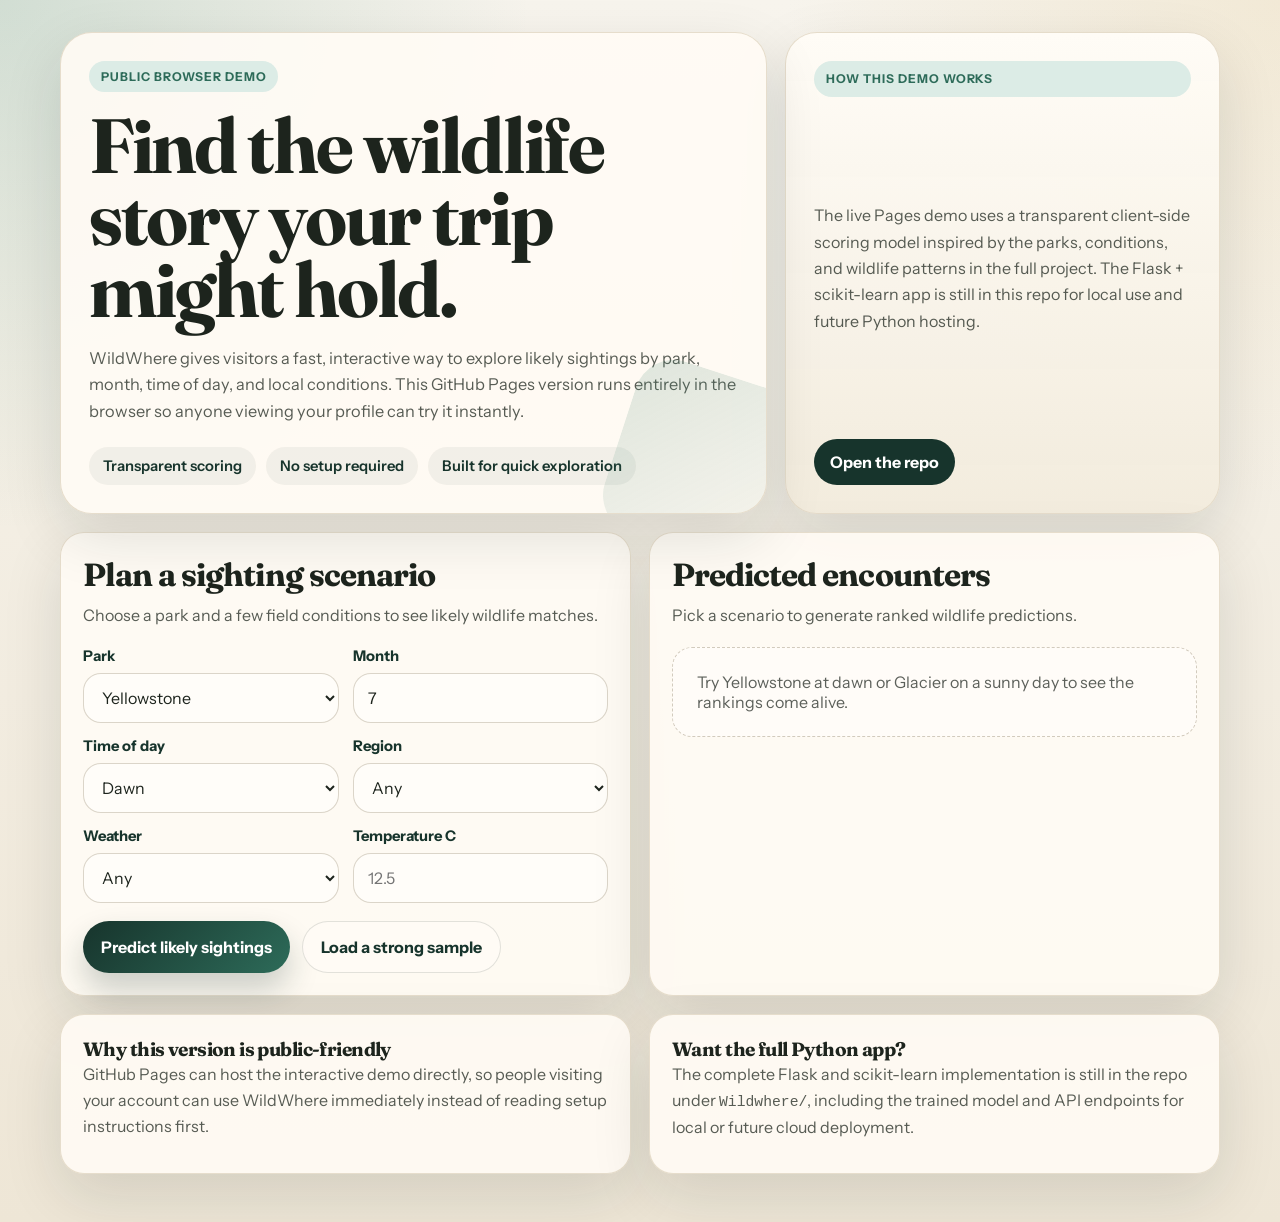
<file: docs/index.html>
<!doctype html>
<html lang="en">
<head>
  <meta charset="utf-8" />
  <meta name="viewport" content="width=device-width, initial-scale=1" />
  <title>WildWhere Demo</title>
  <meta
    name="description"
    content="A public browser demo for exploring likely wildlife sightings by park, season, and time of day."
  />
  <link rel="preconnect" href="https://fonts.googleapis.com" />
  <link rel="preconnect" href="https://fonts.gstatic.com" crossorigin />
  <link
    href="https://fonts.googleapis.com/css2?family=Fraunces:wght@500;700&family=Instrument+Sans:wght@400;500;600;700&display=swap"
    rel="stylesheet"
  />
  <link rel="stylesheet" href="./styles.css" />
</head>
<body>
  <main class="page-shell">
    <section class="hero">
      <div class="hero-copy">
        <span class="hero-kicker">Public browser demo</span>
        <h1>Find the wildlife story your trip might hold.</h1>
        <p class="hero-text">
          WildWhere gives visitors a fast, interactive way to explore likely sightings by park, month,
          time of day, and local conditions. This GitHub Pages version runs entirely in the browser so
          anyone viewing your profile can try it instantly.
        </p>
        <div class="hero-notes">
          <span>Transparent scoring</span>
          <span>No setup required</span>
          <span>Built for quick exploration</span>
        </div>
      </div>
      <div class="hero-card">
        <p class="eyebrow">How this demo works</p>
        <p>
          The live Pages demo uses a transparent client-side scoring model inspired by the parks,
          conditions, and wildlife patterns in the full project. The Flask + scikit-learn app is still in
          this repo for local use and future Python hosting.
        </p>
        <a class="hero-link" href="https://github.com/ymbawa26/WildWhere">Open the repo</a>
      </div>
    </section>

    <section class="workspace">
      <form class="panel form-panel" id="predict-form">
        <div class="panel-header">
          <h2>Plan a sighting scenario</h2>
          <p>Choose a park and a few field conditions to see likely wildlife matches.</p>
        </div>

        <div class="field-grid">
          <label class="field">
            <span>Park</span>
            <select id="park" name="park">
              <option value="Yellowstone">Yellowstone</option>
              <option value="Glacier">Glacier</option>
              <option value="Grand Teton">Grand Teton</option>
              <option value="Olympic">Olympic</option>
              <option value="Mount Rainier">Mount Rainier</option>
            </select>
          </label>

          <label class="field">
            <span>Month</span>
            <input id="month" name="month" type="number" min="1" max="12" value="7" />
          </label>

          <label class="field">
            <span>Time of day</span>
            <select id="time_of_day" name="time_of_day">
              <option value="dawn">Dawn</option>
              <option value="day">Day</option>
              <option value="dusk">Dusk</option>
              <option value="night">Night</option>
            </select>
          </label>

          <label class="field">
            <span>Region</span>
            <select id="region" name="region">
              <option value="">Any</option>
              <option value="north">North</option>
              <option value="south">South</option>
              <option value="east">East</option>
              <option value="west">West</option>
            </select>
          </label>

          <label class="field">
            <span>Weather</span>
            <select id="weather" name="weather">
              <option value="">Any</option>
              <option value="sunny">Sunny</option>
              <option value="cloudy">Cloudy</option>
              <option value="rainy">Rainy</option>
            </select>
          </label>

          <label class="field">
            <span>Temperature C</span>
            <input id="temp_c" name="temp_c" type="number" step="0.5" placeholder="12.5" />
          </label>
        </div>

        <div class="actions">
          <button class="primary-button" type="submit">Predict likely sightings</button>
          <button class="ghost-button" id="load-sample" type="button">Load a strong sample</button>
        </div>
      </form>

      <section class="panel results-panel" aria-live="polite">
        <div class="panel-header">
          <h2>Predicted encounters</h2>
          <p id="summary-text">Pick a scenario to generate ranked wildlife predictions.</p>
        </div>

        <div class="results-list" id="results"></div>
      </section>
    </section>

    <section class="footnotes">
      <article class="panel info-card">
        <h3>Why this version is public-friendly</h3>
        <p>
          GitHub Pages can host the interactive demo directly, so people visiting your account can use
          WildWhere immediately instead of reading setup instructions first.
        </p>
      </article>
      <article class="panel info-card">
        <h3>Want the full Python app?</h3>
        <p>
          The complete Flask and scikit-learn implementation is still in the repo under
          <code>Wildwhere/</code>, including the trained model and API endpoints for local or future cloud
          deployment.
        </p>
      </article>
    </section>
  </main>

  <script src="./script.js"></script>
</body>
</html>
</file>
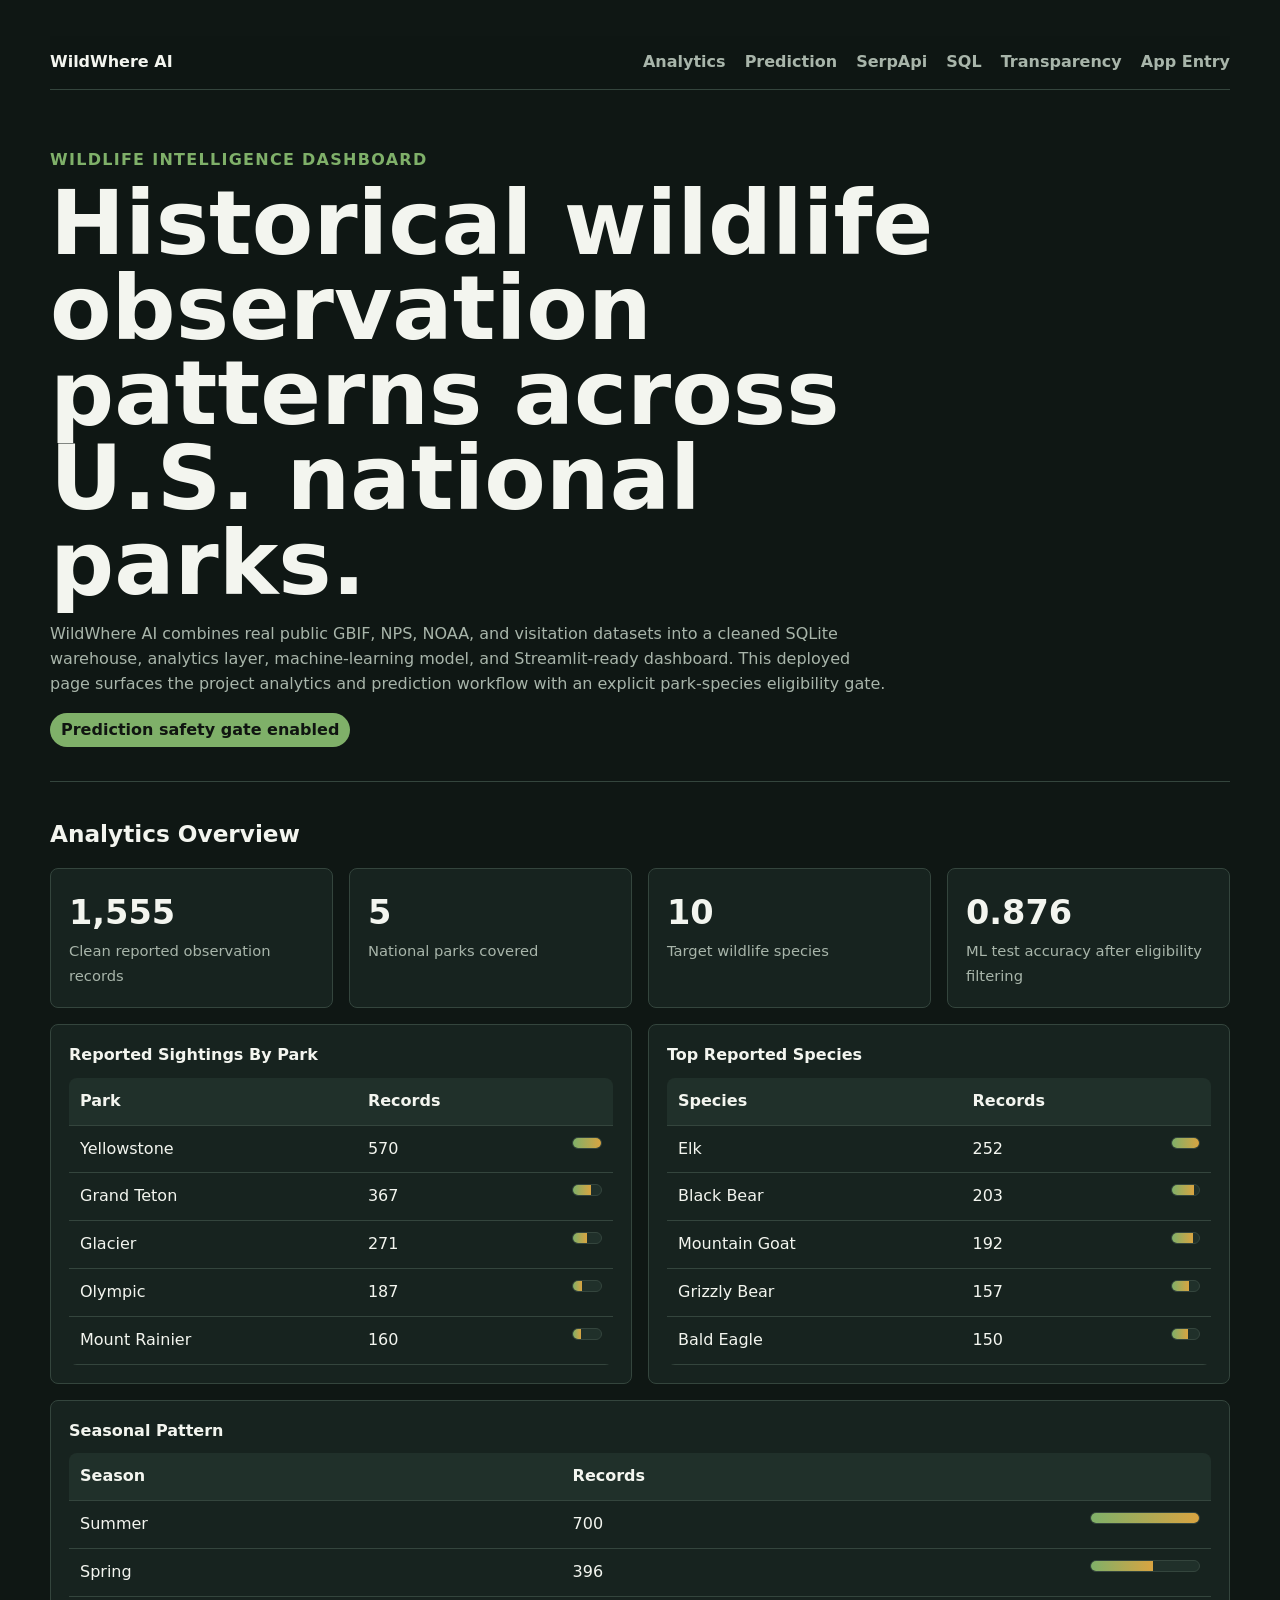
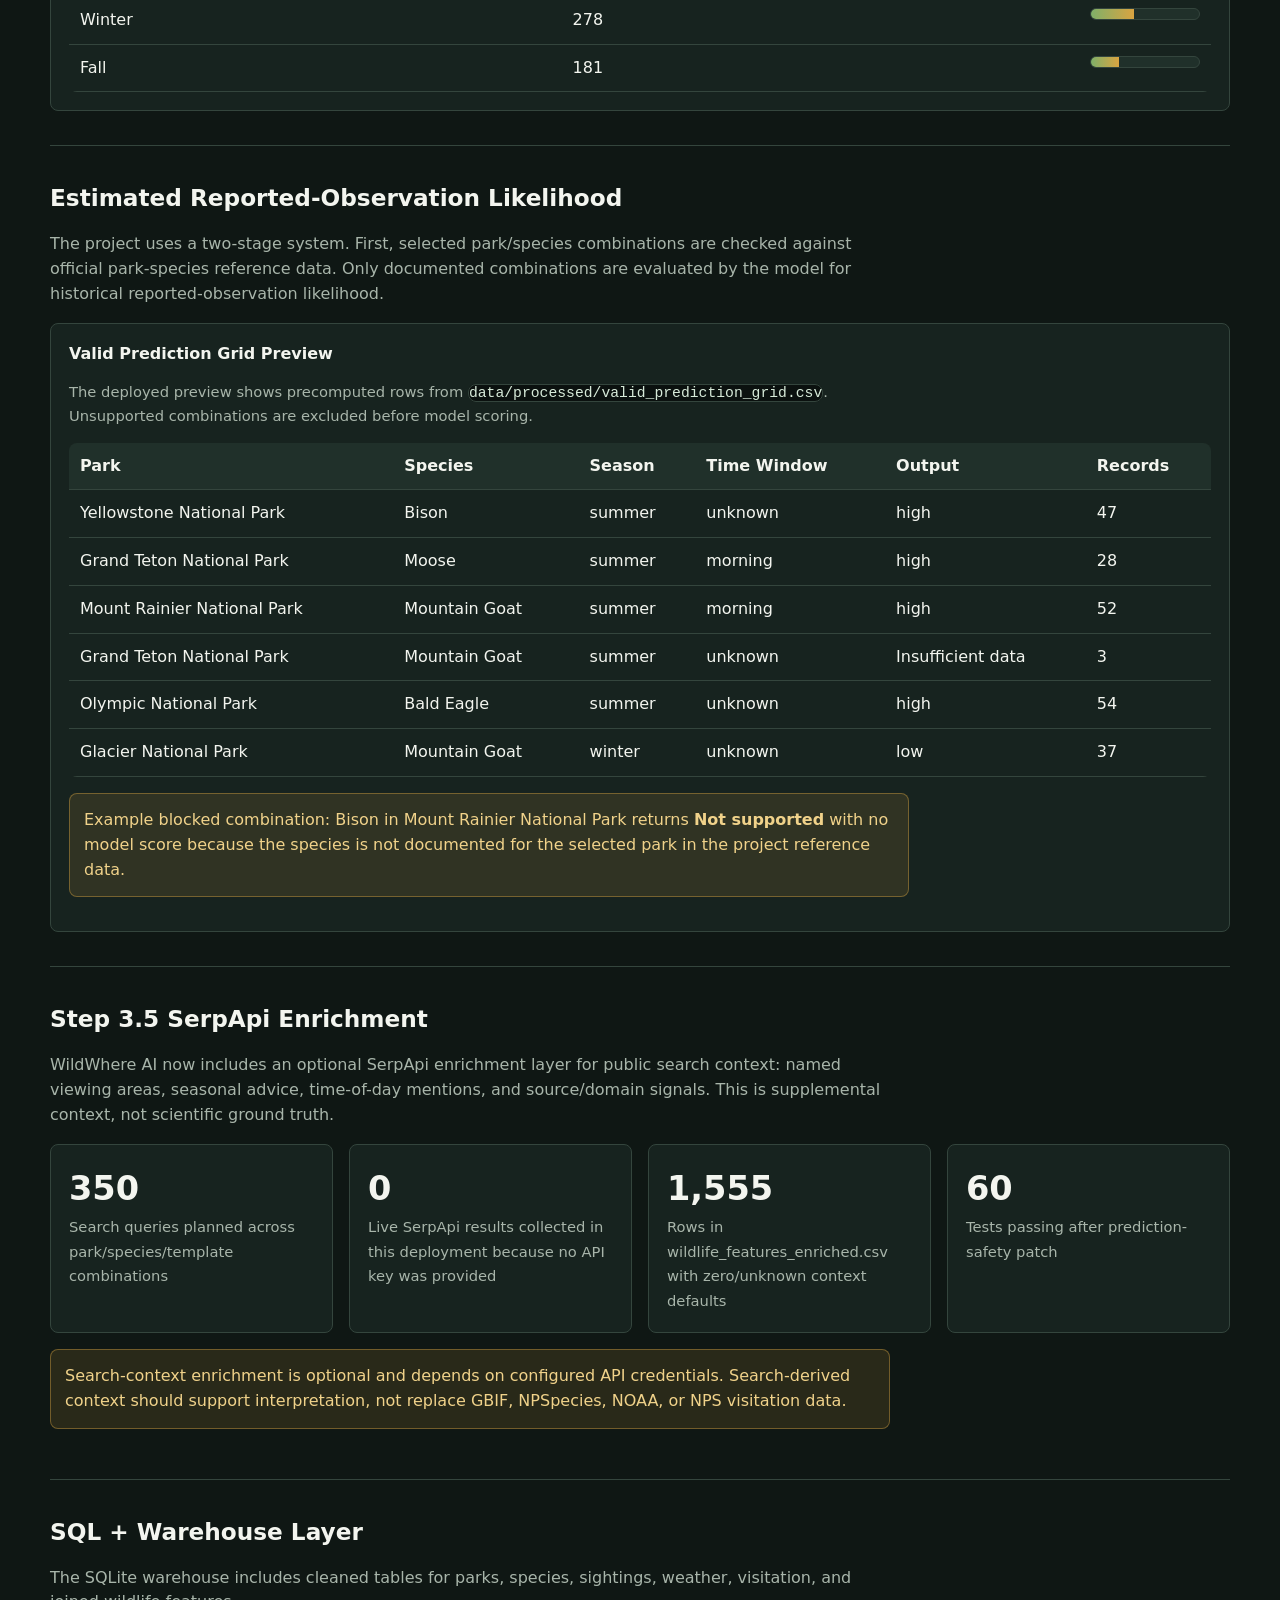
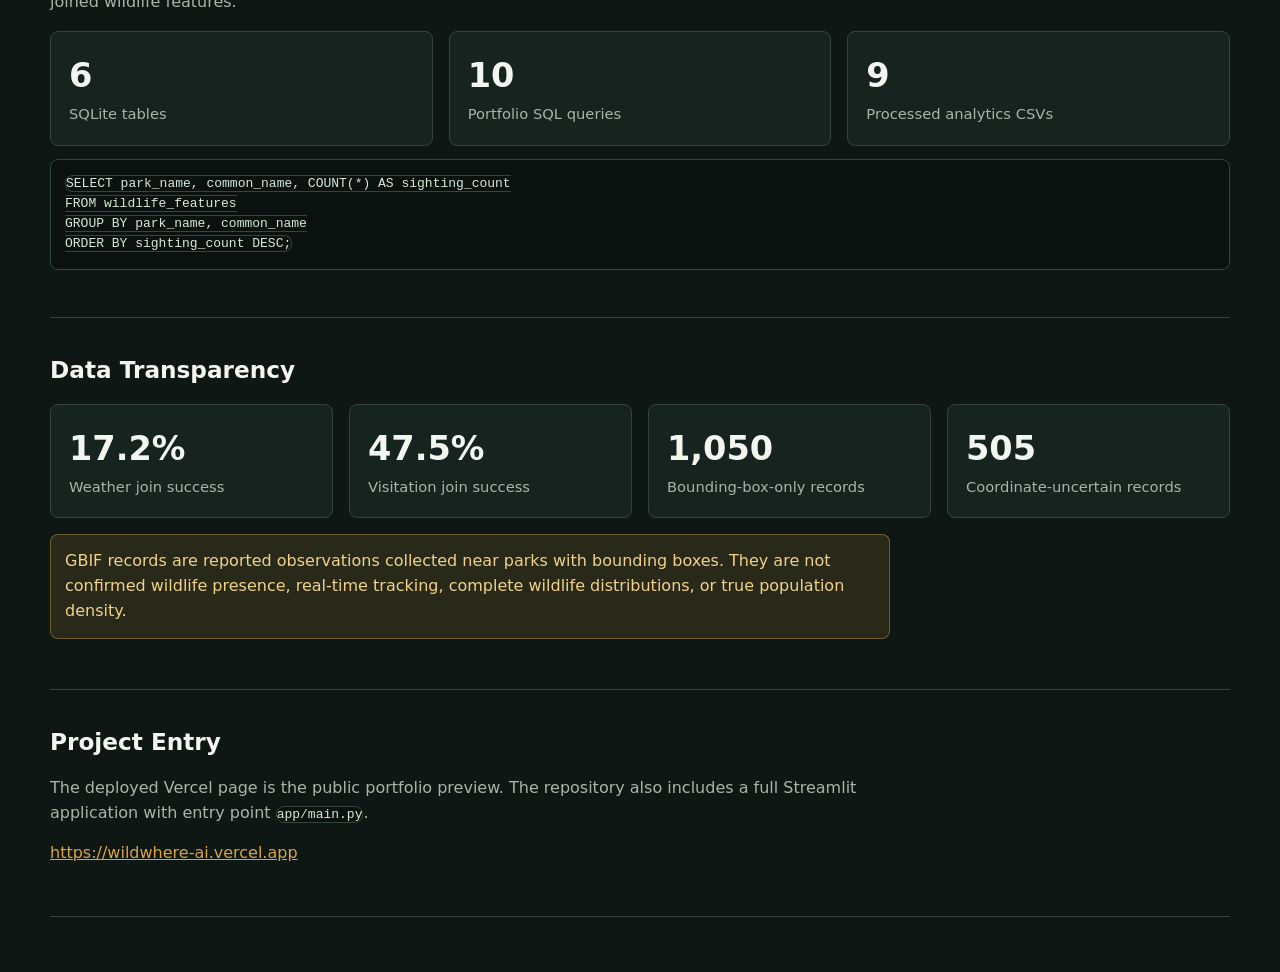
<file: wildwhere-ai/public/index.html>
<!doctype html>
<html lang="en">
  <head>
    <meta charset="utf-8" />
    <meta name="viewport" content="width=device-width, initial-scale=1" />
    <title>WildWhere AI | Wildlife Intelligence Dashboard</title>
    <style>
      :root {
        color-scheme: dark;
        --bg: #0f1714;
        --surface: #17231f;
        --surface-2: #20302a;
        --line: #34453d;
        --text: #f3f5ef;
        --muted: #a8b5aa;
        --green: #7fb069;
        --gold: #d9a441;
        --coral: #d66a50;
        --blue: #6ca6c1;
      }

      * { box-sizing: border-box; }
      html { scroll-behavior: smooth; }
      body {
        margin: 0;
        background: var(--bg);
        color: var(--text);
        font-family: Inter, ui-sans-serif, system-ui, -apple-system, BlinkMacSystemFont, "Segoe UI", sans-serif;
        line-height: 1.55;
      }
      main { width: min(1180px, calc(100% - 32px)); margin: 0 auto; padding: 36px 0 56px; }
      nav {
        position: sticky;
        top: 0;
        z-index: 10;
        display: flex;
        justify-content: space-between;
        gap: 16px;
        padding: 14px 0;
        background: rgba(15, 23, 20, 0.94);
        backdrop-filter: blur(14px);
        border-bottom: 1px solid var(--line);
      }
      nav a { color: var(--muted); text-decoration: none; font-weight: 700; margin-left: 14px; }
      nav a:hover { color: var(--text); }
      .brand { color: var(--text); font-weight: 900; }
      header { padding: 58px 0 34px; border-bottom: 1px solid var(--line); }
      .eyebrow { color: var(--green); font-weight: 800; letter-spacing: 0.08em; text-transform: uppercase; }
      h1 { margin: 8px 0 14px; font-size: clamp(2.4rem, 7vw, 5.7rem); line-height: 0.95; letter-spacing: 0; max-width: 980px; }
      h2 { margin: 0 0 16px; font-size: 1.45rem; }
      h3 { margin: 0 0 10px; font-size: 1rem; }
      p { color: var(--muted); max-width: 840px; }
      section { padding: 34px 0; border-bottom: 1px solid var(--line); }
      .grid { display: grid; grid-template-columns: repeat(auto-fit, minmax(220px, 1fr)); gap: 16px; }
      .two { display: grid; grid-template-columns: repeat(2, minmax(0, 1fr)); gap: 16px; }
      .card {
        background: var(--surface);
        border: 1px solid var(--line);
        border-radius: 8px;
        padding: 18px;
      }
      .metric { display: block; font-size: 2.1rem; font-weight: 900; }
      .label, .note { color: var(--muted); font-size: 0.92rem; }
      .status {
        display: inline-block;
        color: #101511;
        background: var(--green);
        border-radius: 999px;
        padding: 5px 11px;
        font-weight: 900;
      }
      .warn { background: rgba(217, 164, 65, 0.13); border: 1px solid rgba(217, 164, 65, 0.42); color: #f0d28a; border-radius: 8px; padding: 14px; }
      table { width: 100%; border-collapse: collapse; border-radius: 8px; overflow: hidden; }
      th, td { border-bottom: 1px solid var(--line); padding: 11px; text-align: left; vertical-align: top; }
      th { background: var(--surface-2); color: var(--text); }
      .bar { height: 12px; background: var(--surface-2); border: 1px solid var(--line); border-radius: 999px; overflow: hidden; }
      .fill { height: 100%; background: linear-gradient(90deg, var(--green), var(--gold)); }
      .controls { display: grid; grid-template-columns: repeat(auto-fit, minmax(190px, 1fr)); gap: 12px; }
      label { color: var(--muted); display: block; font-size: 0.86rem; font-weight: 800; margin-bottom: 6px; }
      select, input {
        width: 100%;
        background: var(--surface-2);
        color: var(--text);
        border: 1px solid var(--line);
        border-radius: 8px;
        padding: 10px;
      }
      button {
        cursor: pointer;
        background: var(--green);
        color: #101511;
        border: 0;
        border-radius: 8px;
        padding: 11px 14px;
        font-weight: 900;
      }
      .result { font-size: 1.8rem; font-weight: 900; color: var(--gold); }
      code, pre { background: #0b110f; border: 1px solid var(--line); border-radius: 8px; color: #d7ead9; }
      pre { overflow: auto; padding: 14px; }
      a { color: var(--gold); }
      @media (max-width: 760px) { .two { grid-template-columns: 1fr; } nav { display: block; } nav a { display: inline-block; margin: 8px 10px 0 0; } }
    </style>
  </head>
  <body>
    <main>
      <nav>
        <div class="brand">WildWhere AI</div>
        <div>
          <a href="#analytics">Analytics</a>
          <a href="#prediction">Prediction</a>
          <a href="#serpapi">SerpApi</a>
          <a href="#sql">SQL</a>
          <a href="#transparency">Transparency</a>
          <a href="#entry">App Entry</a>
        </div>
      </nav>

      <header>
        <div class="eyebrow">Wildlife Intelligence Dashboard</div>
        <h1>Historical wildlife observation patterns across U.S. national parks.</h1>
        <p>
          WildWhere AI combines real public GBIF, NPS, NOAA, and visitation datasets into a cleaned SQLite warehouse,
          analytics layer, machine-learning model, and Streamlit-ready dashboard. This deployed page surfaces the project
          analytics and prediction workflow with an explicit park-species eligibility gate.
        </p>
        <span class="status">Prediction safety gate enabled</span>
      </header>

      <section id="analytics">
        <h2>Analytics Overview</h2>
        <div class="grid">
          <div class="card"><span class="metric">1,555</span><span class="label">Clean reported observation records</span></div>
          <div class="card"><span class="metric">5</span><span class="label">National parks covered</span></div>
          <div class="card"><span class="metric">10</span><span class="label">Target wildlife species</span></div>
          <div class="card"><span class="metric">0.876</span><span class="label">ML test accuracy after eligibility filtering</span></div>
        </div>
        <div class="two" style="margin-top:16px;">
          <div class="card">
            <h3>Reported Sightings By Park</h3>
            <table>
              <tr><th>Park</th><th>Records</th><th></th></tr>
              <tr><td>Yellowstone</td><td>570</td><td><div class="bar"><div class="fill" style="width:100%"></div></div></td></tr>
              <tr><td>Grand Teton</td><td>367</td><td><div class="bar"><div class="fill" style="width:64%"></div></div></td></tr>
              <tr><td>Glacier</td><td>271</td><td><div class="bar"><div class="fill" style="width:48%"></div></div></td></tr>
              <tr><td>Olympic</td><td>187</td><td><div class="bar"><div class="fill" style="width:33%"></div></div></td></tr>
              <tr><td>Mount Rainier</td><td>160</td><td><div class="bar"><div class="fill" style="width:28%"></div></div></td></tr>
            </table>
          </div>
          <div class="card">
            <h3>Top Reported Species</h3>
            <table>
              <tr><th>Species</th><th>Records</th><th></th></tr>
              <tr><td>Elk</td><td>252</td><td><div class="bar"><div class="fill" style="width:100%"></div></div></td></tr>
              <tr><td>Black Bear</td><td>203</td><td><div class="bar"><div class="fill" style="width:81%"></div></div></td></tr>
              <tr><td>Mountain Goat</td><td>192</td><td><div class="bar"><div class="fill" style="width:76%"></div></div></td></tr>
              <tr><td>Grizzly Bear</td><td>157</td><td><div class="bar"><div class="fill" style="width:62%"></div></div></td></tr>
              <tr><td>Bald Eagle</td><td>150</td><td><div class="bar"><div class="fill" style="width:60%"></div></div></td></tr>
            </table>
          </div>
        </div>
        <div class="card" style="margin-top:16px;">
          <h3>Seasonal Pattern</h3>
          <table>
            <tr><th>Season</th><th>Records</th><th></th></tr>
            <tr><td>Summer</td><td>700</td><td><div class="bar"><div class="fill" style="width:100%"></div></div></td></tr>
            <tr><td>Spring</td><td>396</td><td><div class="bar"><div class="fill" style="width:57%"></div></div></td></tr>
            <tr><td>Winter</td><td>278</td><td><div class="bar"><div class="fill" style="width:40%"></div></div></td></tr>
            <tr><td>Fall</td><td>181</td><td><div class="bar"><div class="fill" style="width:26%"></div></div></td></tr>
          </table>
        </div>
      </section>

      <section id="prediction">
        <h2>Estimated Reported-Observation Likelihood</h2>
        <p>
          The project uses a two-stage system. First, selected park/species combinations are checked against official park-species
          reference data. Only documented combinations are evaluated by the model for historical reported-observation likelihood.
        </p>
        <div class="card">
          <h3>Valid Prediction Grid Preview</h3>
          <p class="note">
            The deployed preview shows precomputed rows from <code>data/processed/valid_prediction_grid.csv</code>. Unsupported
            combinations are excluded before model scoring.
          </p>
          <table>
            <tr><th>Park</th><th>Species</th><th>Season</th><th>Time Window</th><th>Output</th><th>Records</th></tr>
            <tr><td>Yellowstone National Park</td><td>Bison</td><td>summer</td><td>unknown</td><td>high</td><td>47</td></tr>
            <tr><td>Grand Teton National Park</td><td>Moose</td><td>summer</td><td>morning</td><td>high</td><td>28</td></tr>
            <tr><td>Mount Rainier National Park</td><td>Mountain Goat</td><td>summer</td><td>morning</td><td>high</td><td>52</td></tr>
            <tr><td>Grand Teton National Park</td><td>Mountain Goat</td><td>summer</td><td>unknown</td><td>Insufficient data</td><td>3</td></tr>
            <tr><td>Olympic National Park</td><td>Bald Eagle</td><td>summer</td><td>unknown</td><td>high</td><td>54</td></tr>
            <tr><td>Glacier National Park</td><td>Mountain Goat</td><td>winter</td><td>unknown</td><td>low</td><td>37</td></tr>
          </table>
          <p class="warn">
            Example blocked combination: Bison in Mount Rainier National Park returns <strong>Not supported</strong> with no model score
            because the species is not documented for the selected park in the project reference data.
          </p>
        </div>
      </section>

      <section id="serpapi">
        <h2>Step 3.5 SerpApi Enrichment</h2>
        <p>
          WildWhere AI now includes an optional SerpApi enrichment layer for public search context: named viewing areas,
          seasonal advice, time-of-day mentions, and source/domain signals. This is supplemental context, not scientific ground truth.
        </p>
        <div class="grid">
          <div class="card"><span class="metric">350</span><span class="label">Search queries planned across park/species/template combinations</span></div>
          <div class="card"><span class="metric">0</span><span class="label">Live SerpApi results collected in this deployment because no API key was provided</span></div>
          <div class="card"><span class="metric">1,555</span><span class="label">Rows in wildlife_features_enriched.csv with zero/unknown context defaults</span></div>
          <div class="card"><span class="metric">60</span><span class="label">Tests passing after prediction-safety patch</span></div>
        </div>
        <p class="warn">
          Search-context enrichment is optional and depends on configured API credentials.
          Search-derived context should support interpretation, not replace GBIF, NPSpecies, NOAA, or NPS visitation data.
        </p>
      </section>

      <section id="sql">
        <h2>SQL + Warehouse Layer</h2>
        <p>The SQLite warehouse includes cleaned tables for parks, species, sightings, weather, visitation, and joined wildlife features.</p>
        <div class="grid">
          <div class="card"><span class="metric">6</span><span class="label">SQLite tables</span></div>
          <div class="card"><span class="metric">10</span><span class="label">Portfolio SQL queries</span></div>
          <div class="card"><span class="metric">9</span><span class="label">Processed analytics CSVs</span></div>
        </div>
        <pre><code>SELECT park_name, common_name, COUNT(*) AS sighting_count
FROM wildlife_features
GROUP BY park_name, common_name
ORDER BY sighting_count DESC;</code></pre>
      </section>

      <section id="transparency">
        <h2>Data Transparency</h2>
        <div class="grid">
          <div class="card"><span class="metric">17.2%</span><span class="label">Weather join success</span></div>
          <div class="card"><span class="metric">47.5%</span><span class="label">Visitation join success</span></div>
          <div class="card"><span class="metric">1,050</span><span class="label">Bounding-box-only records</span></div>
          <div class="card"><span class="metric">505</span><span class="label">Coordinate-uncertain records</span></div>
        </div>
        <p class="warn">
          GBIF records are reported observations collected near parks with bounding boxes. They are not confirmed wildlife presence,
          real-time tracking, complete wildlife distributions, or true population density.
        </p>
      </section>

      <section id="entry">
        <h2>Project Entry</h2>
        <p>The deployed Vercel page is the public portfolio preview. The repository also includes a full Streamlit application with entry point <code>app/main.py</code>.</p>
        <p><a href="https://wildwhere-ai.vercel.app">https://wildwhere-ai.vercel.app</a></p>
      </section>
    </main>
  </body>
</html>
</file>
<file: docs/styles.css>
:root {
  color-scheme: light;
  --forest-950: #10251f;
  --forest-900: #17342c;
  --forest-700: #2d6b59;
  --forest-500: #4c8e78;
  --forest-100: #dcece6;
  --stone-50: #f8f4ea;
  --stone-100: #f0e8d8;
  --stone-200: #e4dbc8;
  --stone-400: #907f65;
  --ink: #1d241d;
  --shadow: 0 22px 60px rgba(16, 37, 31, 0.12);
  --radius-xl: 32px;
  --radius-lg: 24px;
  --radius-md: 18px;
}

* {
  box-sizing: border-box;
}

html {
  scroll-behavior: smooth;
}

body {
  margin: 0;
  min-height: 100vh;
  color: var(--ink);
  background:
    radial-gradient(circle at top left, rgba(76, 142, 120, 0.22), transparent 30%),
    radial-gradient(circle at top right, rgba(223, 194, 132, 0.22), transparent 28%),
    linear-gradient(180deg, #f7f4ed 0%, #eee6d6 100%);
  font-family: "Instrument Sans", sans-serif;
}

.page-shell {
  width: min(1160px, calc(100% - 32px));
  margin: 0 auto;
  padding: 32px 0 48px;
}

.hero,
.workspace,
.footnotes {
  display: grid;
  gap: 18px;
}

.hero {
  grid-template-columns: 1.3fr 0.8fr;
  align-items: stretch;
}

.hero-copy,
.hero-card,
.panel {
  background: rgba(255, 251, 245, 0.92);
  border: 1px solid rgba(228, 219, 200, 0.92);
  box-shadow: var(--shadow);
}

.hero-copy,
.hero-card {
  border-radius: var(--radius-xl);
  padding: 28px;
}

.hero-copy {
  position: relative;
  overflow: hidden;
}

.hero-copy::after {
  content: "";
  position: absolute;
  inset: auto -30px -40px auto;
  width: 180px;
  height: 180px;
  border-radius: 40px;
  background:
    linear-gradient(135deg, rgba(76, 142, 120, 0.18), rgba(16, 37, 31, 0.02)),
    linear-gradient(0deg, transparent, transparent);
  transform: rotate(18deg);
}

.hero-kicker,
.eyebrow {
  display: inline-flex;
  align-items: center;
  gap: 8px;
  padding: 8px 12px;
  border-radius: 999px;
  background: var(--forest-100);
  color: var(--forest-700);
  font-size: 0.76rem;
  font-weight: 700;
  letter-spacing: 0.08em;
  text-transform: uppercase;
}

h1,
h2,
h3 {
  margin: 0;
  font-family: "Fraunces", serif;
  font-weight: 700;
  letter-spacing: -0.03em;
}

h1 {
  margin-top: 18px;
  font-size: clamp(2.4rem, 6vw, 5rem);
  line-height: 0.94;
  max-width: 11ch;
}

h2 {
  font-size: clamp(1.5rem, 2.5vw, 2rem);
}

h3 {
  font-size: 1.2rem;
}

p {
  margin: 0;
  color: rgba(29, 36, 29, 0.74);
  line-height: 1.65;
}

.hero-text {
  margin-top: 18px;
  max-width: 60ch;
  font-size: 1.02rem;
}

.hero-notes {
  display: flex;
  flex-wrap: wrap;
  gap: 10px;
  margin-top: 22px;
}

.hero-notes span {
  padding: 10px 14px;
  border-radius: 999px;
  background: rgba(16, 37, 31, 0.05);
  color: var(--forest-900);
  font-size: 0.92rem;
  font-weight: 600;
}

.hero-card {
  display: flex;
  flex-direction: column;
  justify-content: space-between;
  gap: 18px;
  background:
    linear-gradient(180deg, rgba(255, 252, 246, 0.98), rgba(242, 235, 221, 0.96));
}

.hero-link {
  display: inline-flex;
  align-items: center;
  justify-content: center;
  width: fit-content;
  min-height: 46px;
  padding: 0 16px;
  border-radius: 999px;
  background: var(--forest-900);
  color: white;
  text-decoration: none;
  font-weight: 700;
}

.workspace {
  grid-template-columns: minmax(0, 1fr) minmax(0, 1fr);
  margin-top: 18px;
}

.panel {
  border-radius: var(--radius-lg);
  padding: 22px;
}

.panel-header {
  display: flex;
  flex-direction: column;
  gap: 8px;
  margin-bottom: 18px;
}

.field-grid {
  display: grid;
  grid-template-columns: repeat(2, minmax(0, 1fr));
  gap: 14px;
}

.field {
  display: flex;
  flex-direction: column;
  gap: 8px;
}

.field span {
  font-size: 0.92rem;
  font-weight: 700;
  color: var(--forest-900);
}

input,
select,
button {
  font: inherit;
}

input,
select {
  width: 100%;
  min-height: 50px;
  border: 1px solid rgba(144, 127, 101, 0.32);
  border-radius: var(--radius-md);
  padding: 0 14px;
  background: rgba(255, 253, 249, 0.95);
  color: var(--ink);
}

input:focus,
select:focus,
button:focus {
  outline: 3px solid rgba(45, 107, 89, 0.18);
  border-color: var(--forest-700);
}

.actions {
  display: flex;
  flex-wrap: wrap;
  gap: 12px;
  margin-top: 18px;
}

.primary-button,
.ghost-button {
  min-height: 52px;
  border-radius: 999px;
  padding: 0 18px;
  font-weight: 700;
  cursor: pointer;
}

.primary-button {
  border: none;
  color: white;
  background: linear-gradient(135deg, var(--forest-900), var(--forest-700));
  box-shadow: 0 16px 30px rgba(23, 52, 44, 0.22);
}

.ghost-button {
  border: 1px solid rgba(16, 37, 31, 0.12);
  background: rgba(255, 251, 245, 0.9);
  color: var(--forest-900);
}

.results-list {
  display: grid;
  gap: 12px;
}

.result-card {
  padding: 18px;
  border-radius: 20px;
  background: linear-gradient(180deg, rgba(250, 247, 240, 0.92), rgba(240, 233, 218, 0.92));
  border: 1px solid rgba(228, 219, 200, 0.95);
}

.result-head {
  display: flex;
  align-items: baseline;
  justify-content: space-between;
  gap: 12px;
}

.result-name {
  font-family: "Fraunces", serif;
  font-size: 1.35rem;
  color: var(--forest-900);
}

.result-score {
  font-size: 0.96rem;
  font-weight: 800;
  color: var(--forest-700);
}

.result-bar {
  height: 10px;
  border-radius: 999px;
  background: rgba(16, 37, 31, 0.08);
  overflow: hidden;
  margin: 12px 0 10px;
}

.result-bar > span {
  display: block;
  height: 100%;
  border-radius: inherit;
  background: linear-gradient(90deg, var(--forest-500), var(--forest-900));
}

.result-reasons {
  display: flex;
  flex-wrap: wrap;
  gap: 8px;
  margin-top: 10px;
}

.result-reasons span {
  padding: 8px 10px;
  border-radius: 999px;
  background: rgba(76, 142, 120, 0.12);
  color: var(--forest-900);
  font-size: 0.84rem;
  font-weight: 600;
}

.empty-state {
  padding: 24px;
  border: 1px dashed rgba(144, 127, 101, 0.4);
  border-radius: 20px;
  background: rgba(255, 253, 249, 0.8);
  color: rgba(29, 36, 29, 0.72);
}

.footnotes {
  grid-template-columns: repeat(2, minmax(0, 1fr));
  margin-top: 18px;
}

.info-card {
  min-height: 160px;
}

code {
  font-family: "SFMono-Regular", Consolas, monospace;
  font-size: 0.92em;
}

@media (max-width: 960px) {
  .hero,
  .workspace,
  .footnotes {
    grid-template-columns: 1fr;
  }
}

@media (max-width: 640px) {
  .page-shell {
    width: min(100% - 20px, 1160px);
    padding-top: 20px;
  }

  .hero-copy,
  .hero-card,
  .panel {
    padding: 18px;
    border-radius: 22px;
  }

  .field-grid {
    grid-template-columns: 1fr;
  }
}
</file>
